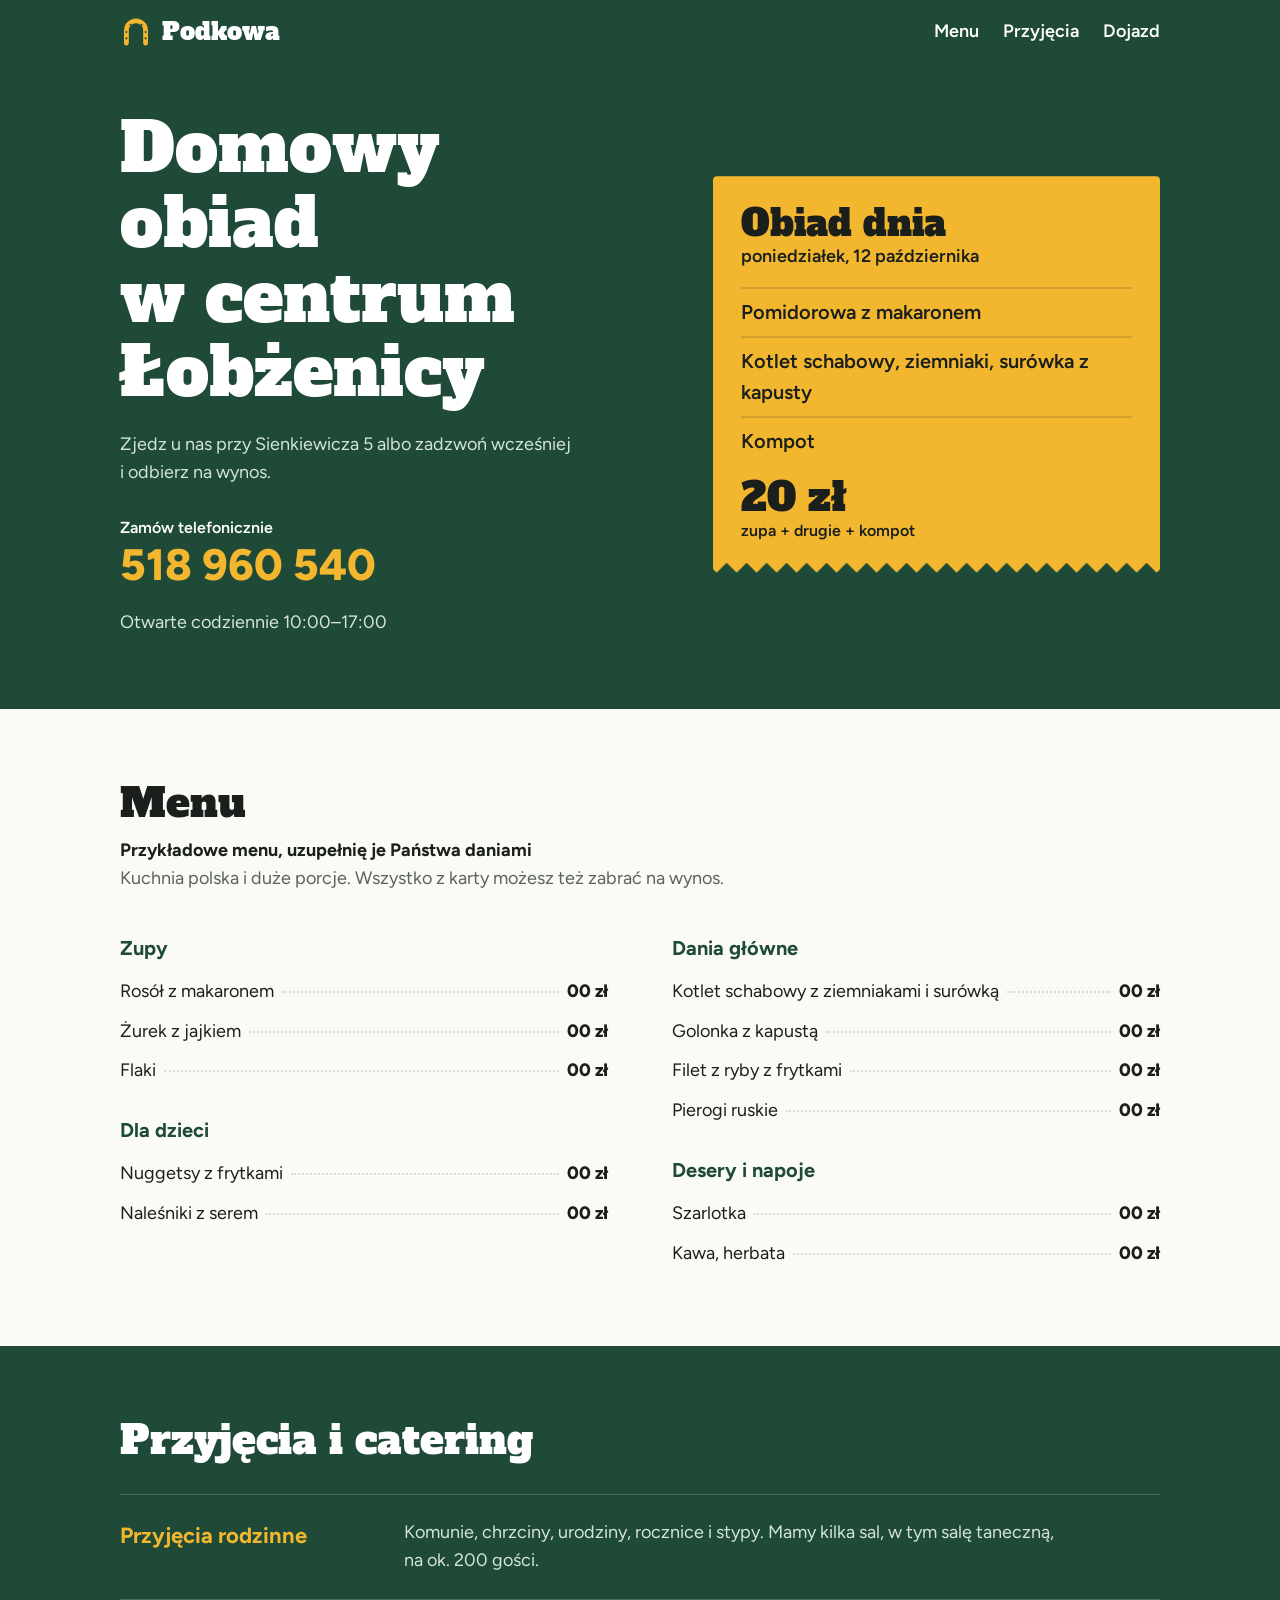
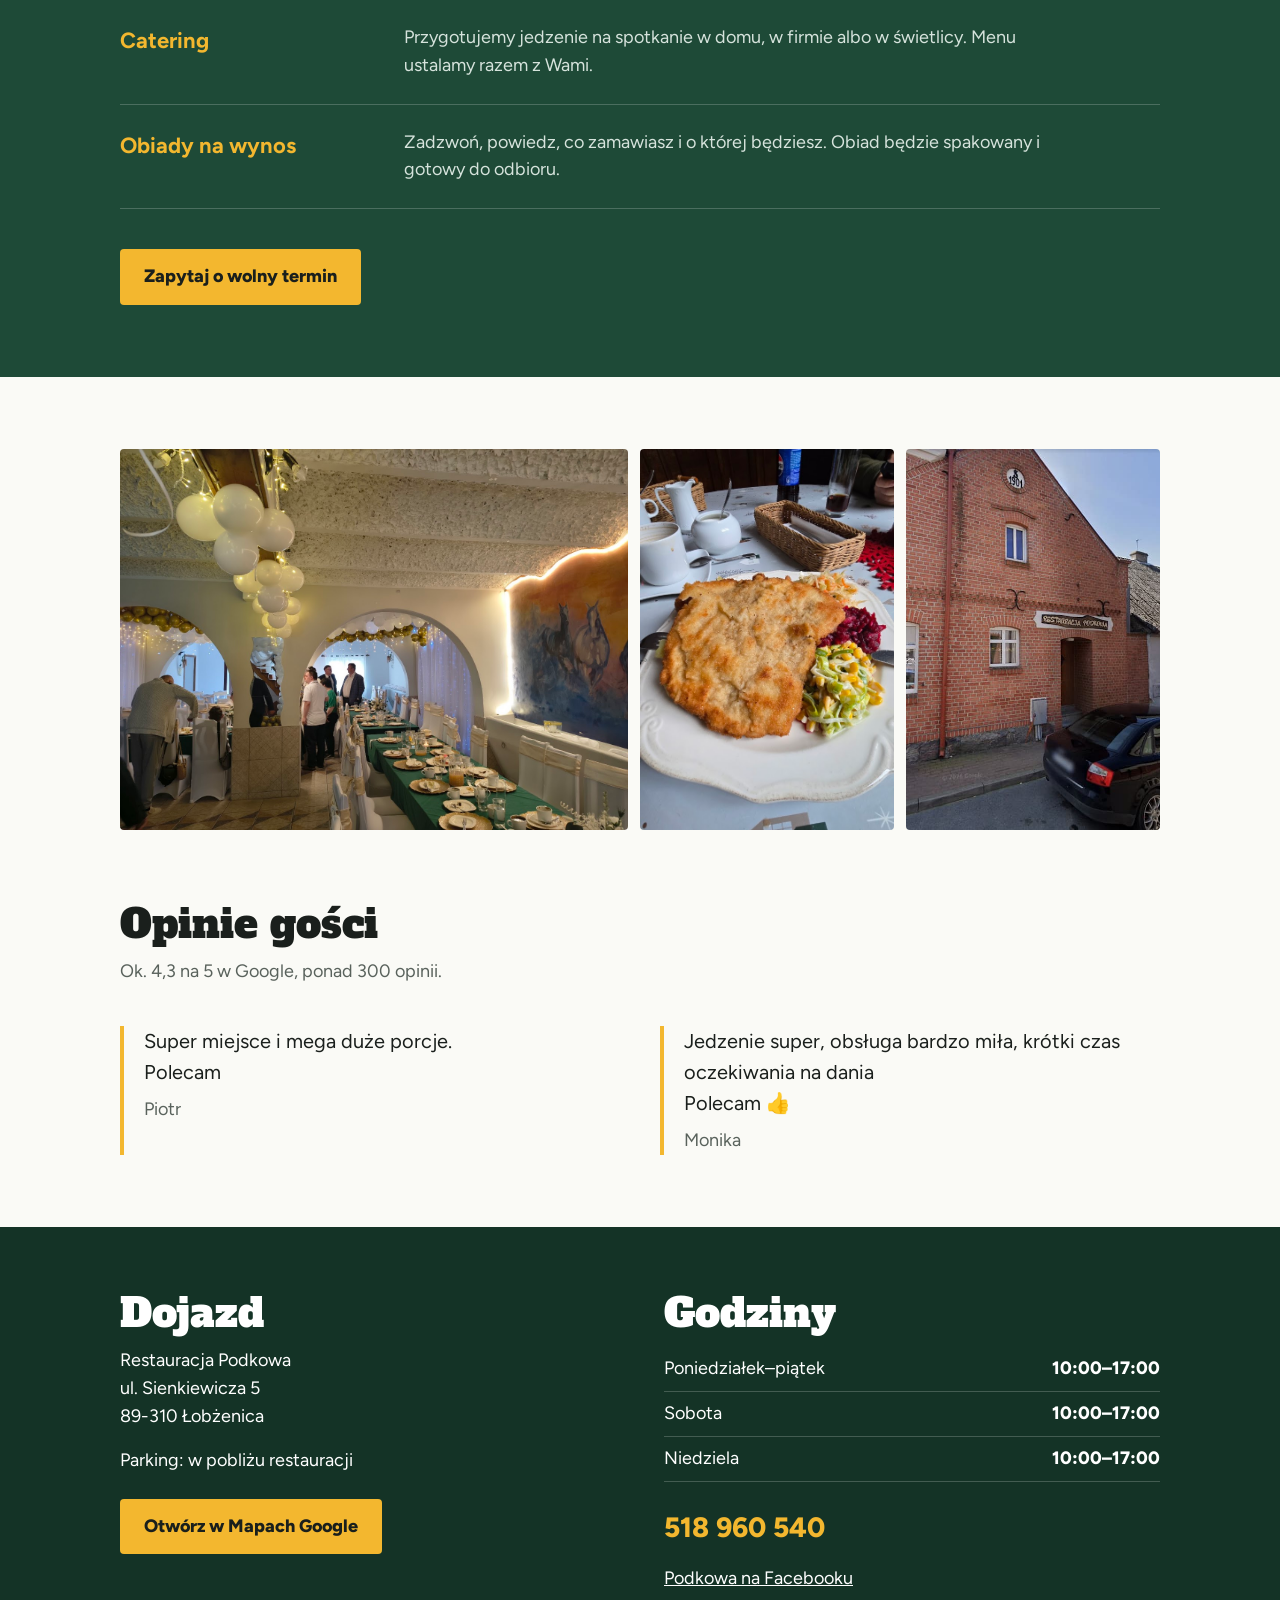
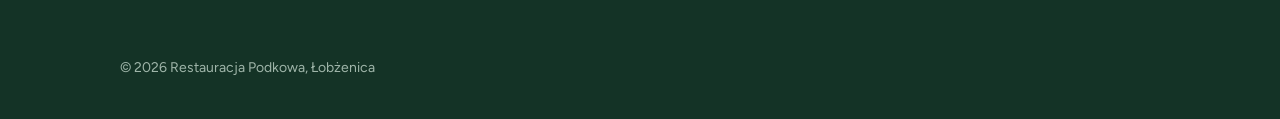
<file: index.html>
<!DOCTYPE html>
<html lang="pl">
<head>
    <meta charset="UTF-8">
    <meta name="viewport" content="width=device-width, initial-scale=1.0">
    <!-- WZÓR: nie publikować z nazwą restauracji bez zgody właścicielki -->
    <meta name="robots" content="noindex">
    <title>Restauracja Podkowa – domowe obiady i przyjęcia | Łobżenica</title>
    <meta name="description" content="Restauracja Podkowa w centrum Łobżenicy: obiad dnia, dania na wynos, catering i przyjęcia rodzinne. Sienkiewicza 5, tel. 67 286 02 01.">
    <link rel="preconnect" href="https://fonts.googleapis.com">
    <link rel="preconnect" href="https://fonts.gstatic.com" crossorigin>
    <link href="https://fonts.googleapis.com/css2?family=Alfa+Slab+One&family=Figtree:wght@400;600;800&display=swap" rel="stylesheet">
    <link rel="stylesheet" href="style.css">
</head>
<body>
    <header class="top">
        <div class="wrap top-inner">
            <a href="#" class="logo">
                <!-- podkowa narysowana w SVG: łuk + 6 otworów na gwoździe -->
                <svg class="logo-mark" viewBox="0 0 40 40" aria-hidden="true">
                    <path d="M8 34 V18 a12 12 0 0 1 24 0 V34" fill="none" stroke="currentColor" stroke-width="6" stroke-linecap="round"/>
                    <circle cx="8" cy="28" r="1.3" fill="var(--green)"/>
                    <circle cx="8" cy="20" r="1.3" fill="var(--green)"/>
                    <circle cx="13" cy="11" r="1.3" fill="var(--green)"/>
                    <circle cx="27" cy="11" r="1.3" fill="var(--green)"/>
                    <circle cx="32" cy="20" r="1.3" fill="var(--green)"/>
                    <circle cx="32" cy="28" r="1.3" fill="var(--green)"/>
                </svg>
                Podkowa
            </a>
            <nav class="nav" aria-label="Główna nawigacja">
                <a href="#menu">Menu</a>
                <a href="#przyjecia">Przyjęcia</a>
                <a href="#kontakt">Dojazd</a>
            </nav>
        </div>
    </header>

    <main>

        <!-- HERO: od razu odpowiada na 3 pytania: co dziś jest, do której otwarte, jak zamówić -->
        <section class="hero">
            <div class="wrap hero-grid">
                <div class="hero-text">
                    <h1>Domowy obiad w&nbsp;centrum Łobżenicy</h1>
                    <p class="hero-lead">Zjedz u nas przy Sienkiewicza 5 albo zadzwoń wcześniej i odbierz na wynos.</p>

                    <!-- Numer tel. wziety z Facebooka -->
                    <a href="tel:+48518960540" class="phone-big">
                        <span class="phone-label">Zamów telefonicznie</span>
                        518 960 540
                    </a>

                    <!-- Godziny wziete z Google -->
                    <p class="hero-hours">Otwarte codziennie 10:00–17:00</p>
                </div>

                <!-- Kartka z obiadem dnia: to jest najważniejszy element strony -->
                <!-- Zestaw i cena przykładowe (jedna opinia z Google wspomina 20 zł) -->
                <article class="slip" id="obiad-dnia">
                    <h2 class="slip-title">Obiad dnia</h2>
                    <p class="slip-date">poniedziałek, 12 października</p>
                    <ol class="slip-list">
                        <li>Pomidorowa z makaronem</li>
                        <li>Kotlet schabowy, ziemniaki, surówka z kapusty</li>
                        <li>Kompot</li>
                    </ol>
                    <p class="slip-price">20 zł <small>zupa + drugie + kompot</small></p>
                </article>
            </div>
        </section>

        <section id="menu" class="block">
            <div class="wrap">
                <h2 class="block-title">Menu</h2>
                <p><strong>Przykładowe menu, uzupełnię je Państwa daniami</strong></p>
                <p class="block-lead">Kuchnia polska i duże porcje. Wszystko z karty możesz też zabrać na wynos.</p>

                <!-- Całe menu i ceny są przykładowe -->
                <div class="menu">
                    <div class="menu-col">
                        <h3>Zupy</h3>
                        <dl class="menu-list">
                            <div><dt>Rosół z makaronem</dt><dd>00 zł</dd></div>
                            <div><dt>Żurek z jajkiem</dt><dd>00 zł</dd></div>
                            <div><dt>Flaki</dt><dd>00 zł</dd></div>
                        </dl>
                        <h3>Dla dzieci</h3>
                        <dl class="menu-list">
                            <div><dt>Nuggetsy z frytkami</dt><dd>00 zł</dd></div>
                            <div><dt>Naleśniki z serem</dt><dd>00 zł</dd></div>
                        </dl>
                    </div>
                    <div class="menu-col">
                        <h3>Dania główne</h3>
                        <dl class="menu-list">
                            <div><dt>Kotlet schabowy z ziemniakami i surówką</dt><dd>00 zł</dd></div>
                            <div><dt>Golonka z kapustą</dt><dd>00 zł</dd></div>
                            <div><dt>Filet z ryby z frytkami</dt><dd>00 zł</dd></div>
                            <div><dt>Pierogi ruskie</dt><dd>00 zł</dd></div>
                        </dl>
                        <h3>Desery i napoje</h3>
                        <dl class="menu-list">
                            <div><dt>Szarlotka</dt><dd>00 zł</dd></div>
                            <div><dt>Kawa, herbata</dt><dd>00 zł</dd></div>
                        </dl>
                    </div>
                </div>
            </div>
        </section>

        <section id="przyjecia" class="block block-green">
            <div class="wrap">
                <h2 class="block-title">Przyjęcia i catering</h2>

                <div class="offer">
                    <!-- DO POTWIERDZENIA: liczba sal i miejsc (strona gminy: 3 sale + sala taneczna, ok. 200 miejsc) -->
                    <div class="offer-row">
                        <h3>Przyjęcia rodzinne</h3>
                        <p>Komunie, chrzciny, urodziny, rocznice i stypy. Mamy kilka sal, w tym salę taneczną, <span>na ok. 200 gości</span>.</p>
                    </div>
                    <div class="offer-row">
                        <h3>Catering</h3>
                        <p>Przygotujemy jedzenie na spotkanie w domu, w firmie albo w świetlicy. Menu ustalamy razem z Wami.</p>
                    </div>
                    <div class="offer-row">
                        <h3>Obiady na wynos</h3>
                        <p>Zadzwoń, powiedz, co zamawiasz i o której będziesz. Obiad będzie spakowany i gotowy do odbioru.</p>
                    </div>
                </div>

                <a href="tel:+48518960540" class="btn">Zapytaj o wolny termin</a>
            </div>
        </section>

        <!-- ZDJĘCIA: tylko od właścicielki albo z ich Facebooka za zgodą -->
        <section class="photos wrap" aria-label="Zdjęcia">
            <img src="zdjecia/zdj_sali.jpg" class="photo photo-wide" alt="Zdjęcie sali" width="1360" height="1020">
            <img src="zdjecia/zdj_dania.jpg" class="photo" alt="Zdjęcie dania" width="574" height="1020">
            <img src="zdjecia/zdj_ulica.jpg" class="photo" alt="Zdjęcie wejścia od strony ulicy" width="1328" height="1234">
        </section>

        <section id="opinie" class="block">
            <div class="wrap">
                <h2 class="block-title">Opinie gości</h2>
                <!-- Ocena: ok. 4,3 przy 309 opiniach. Sprawdzone w Mapach Google. -->
                <p class="block-lead">Ok. 4,3 na 5 w Google, ponad 300 opinii.</p>

                <div class="reviews">
                    <blockquote class="review">
                        <p>Super miejsce i mega duże porcje.<br>Polecam</p>
                        <cite>Piotr</cite>
                    </blockquote>
                    <blockquote class="review">
                        <p>Jedzenie super, obsługa bardzo miła,  krótki czas oczekiwania na dania<br>
                        Polecam 👍</p>
                        <cite>Monika</cite>
                    </blockquote>
                </div>
            </div>
        </section>

    </main>

    <footer id="kontakt" class="footer">
        <div class="wrap footer-grid">
            <div>
                <h2 class="block-title">Dojazd</h2>
                <address>
                    Restauracja Podkowa<br>
                    ul. Sienkiewicza 5<br>
                    89-310 Łobżenica
                </address>
                <p>Parking: w pobliżu restauracji</p>
                <a href="https://www.google.com/maps/search/?api=1&query=Restauracja+Podkowa+Sienkiewicza+5+%C5%81ob%C5%BCenica" class="btn" target="_blank" rel="noopener">Otwórz w Mapach Google</a>
            </div>
            <div>
                <h2 class="block-title">Godziny</h2>
                <!-- DO POTWIERDZENIA: godziny i do której wydawane są obiady -->
                <table class="hours">
                    <tr><th scope="row">Poniedziałek–piątek</th><td>10:00–17:00</td></tr>
                    <tr><th scope="row">Sobota</th><td>10:00–17:00</td></tr>
                    <tr><th scope="row">Niedziela</th><td>10:00–17:00</td></tr>
                </table>
                <p><a href="tel:+48518960540" class="footer-phone">518 960 540</a></p>
                <p><a href="https://www.facebook.com/Podkowa.lobzenica/" target="_blank" rel="noopener">Podkowa na Facebooku</a></p>
            </div>
        </div>
        <p class="wrap footer-copy">© 2026 Restauracja Podkowa, Łobżenica</p>
    </footer>

    <!-- Na telefonie: przycisk "Zadzwoń" zawsze na dole ekranu -->
    <a href="tel:+48518960540" class="call-bar">Zadzwoń: 518 960 540</a>

</body>
</html>
</file>
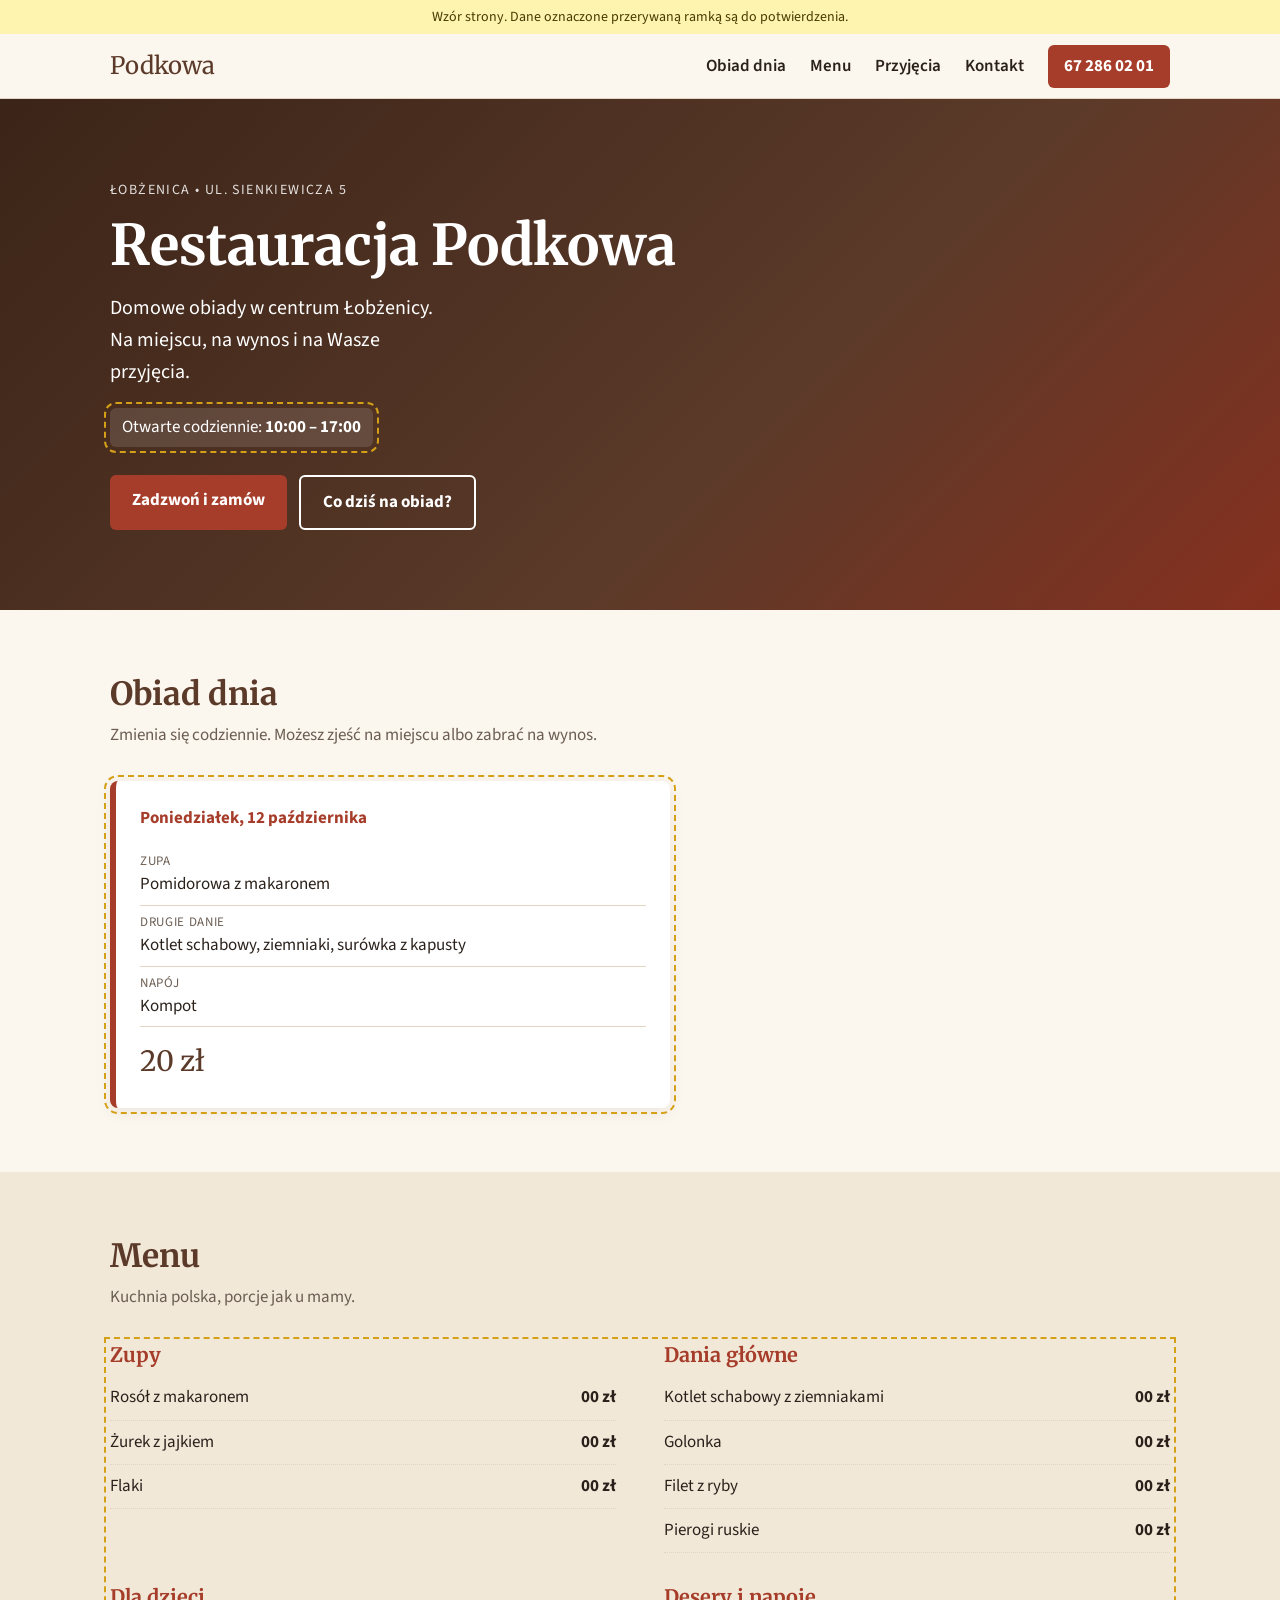
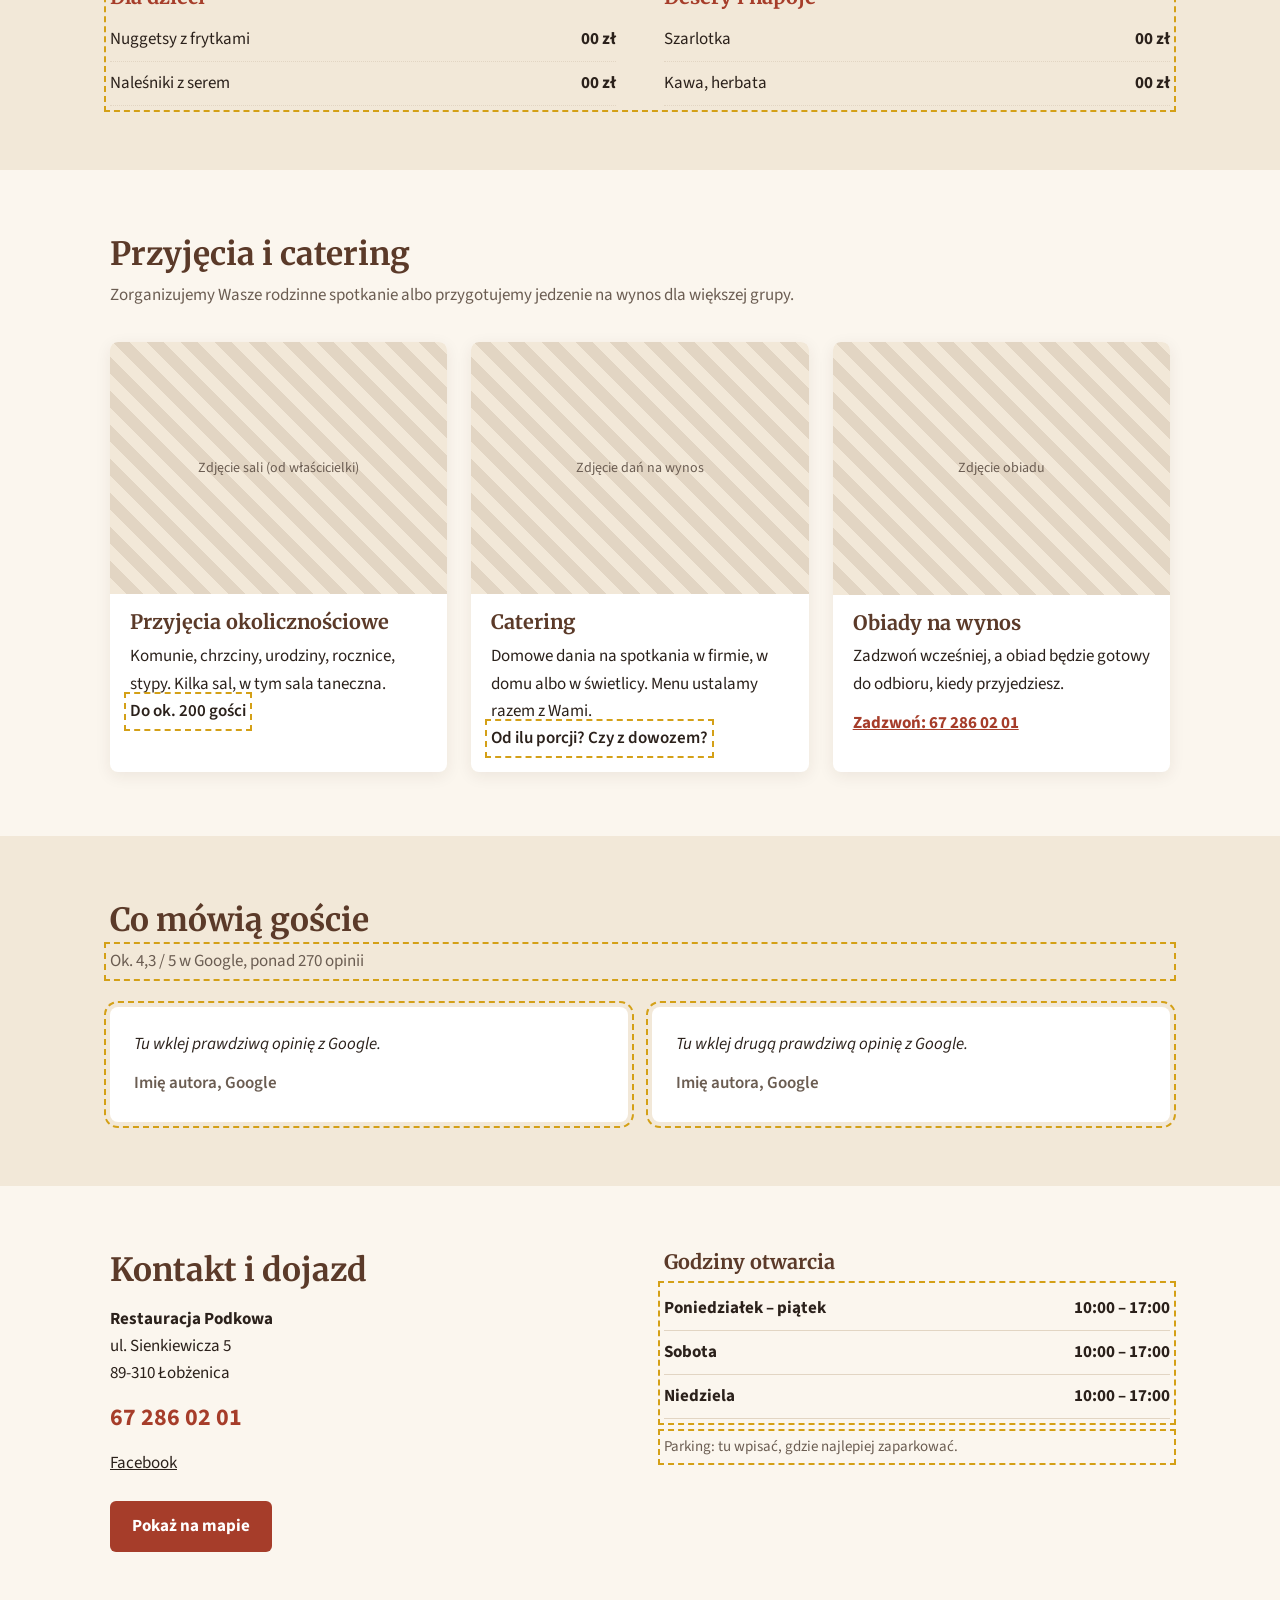
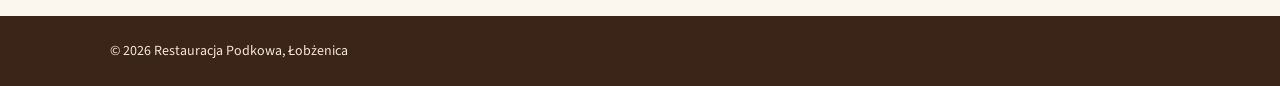
<file: _wersja-1/index.html>
<!DOCTYPE html>
<html lang="pl">
<head>
    <meta charset="UTF-8">
    <meta name="viewport" content="width=device-width, initial-scale=1.0">
    <!-- WZÓR: nie publikować z nazwą restauracji bez zgody właścicielki -->
    <meta name="robots" content="noindex">
    <title>Restauracja Podkowa – obiady domowe i przyjęcia | Łobżenica</title>
    <meta name="description" content="Restauracja Podkowa w centrum Łobżenicy: domowe obiady, zestaw dnia, dania na wynos, catering i przyjęcia okolicznościowe. Sienkiewicza 5, tel. 67 286 02 01.">
    <link rel="preconnect" href="https://fonts.googleapis.com">
    <link rel="preconnect" href="https://fonts.gstatic.com" crossorigin>
    <link href="https://fonts.googleapis.com/css2?family=Merriweather:wght@700&family=Source+Sans+3:wght@400;600;700&display=swap" rel="stylesheet">
    <link rel="stylesheet" href="style.css">
</head>
<body>

    <p class="demo-bar">Wzór strony. Dane oznaczone przerywaną ramką są do potwierdzenia.</p>

    <nav class="navbar">
        <div class="container nav-inner">
            <a href="#" class="logo">Podkowa</a>
            <input type="checkbox" id="nav-toggle" class="nav-toggle">
            <label for="nav-toggle" class="nav-toggle-label" aria-label="Rozwiń menu">
                <span></span>
                <span></span>
                <span></span>
            </label>
            <div class="nav-links">
                <a href="#obiad-dnia">Obiad dnia</a>
                <a href="#menu">Menu</a>
                <a href="#przyjecia">Przyjęcia</a>
                <a href="#kontakt">Kontakt</a>
            </div>
            <!-- DO POTWIERDZENIA: numer telefonu (w katalogach są 3 różne) -->
            <a href="tel:+48672860201" class="btn btn-call">67 286 02 01</a>
        </div>
    </nav>

    <header class="hero">
        <div class="container hero-inner">
            <p class="hero-place">Łobżenica • ul. Sienkiewicza 5</p>
            <h1>Restauracja Podkowa</h1>
            <p class="hero-tagline">Domowe obiady w centrum Łobżenicy. Na miejscu, na wynos i na Wasze przyjęcia.</p>

            <!-- DO POTWIERDZENIA: godziny (katalogi podają 10–17, 10–18 albo 10–22) -->
            <p class="hero-hours do-potwierdzenia">Otwarte codziennie: <strong>10:00 – 17:00</strong></p>

            <div class="hero-buttons">
                <a href="tel:+48672860201" class="btn btn-primary">Zadzwoń i zamów</a>
                <a href="#obiad-dnia" class="btn btn-ghost">Co dziś na obiad?</a>
            </div>
        </div>
    </header>

    <main>

        <!-- OBIAD DNIA: najczęściej odwiedzana część strony restauracji -->
        <section id="obiad-dnia" class="section">
            <div class="container">
                <h2 class="section-title">Obiad dnia</h2>
                <p class="section-lead">Zmienia się codziennie. Możesz zjeść na miejscu albo zabrać na wynos.</p>

                <!-- DO POTWIERDZENIA: przykładowy zestaw i cena (jedna opinia z Google wspomina 20 zł) -->
                <article class="daily-card do-potwierdzenia">
                    <p class="daily-date">Poniedziałek, 12 października</p>
                    <ul class="daily-list">
                        <li><span>Zupa</span> Pomidorowa z makaronem</li>
                        <li><span>Drugie danie</span> Kotlet schabowy, ziemniaki, surówka z kapusty</li>
                        <li><span>Napój</span> Kompot</li>
                    </ul>
                    <p class="daily-price">20 zł</p>
                </article>
            </div>
        </section>

        <section id="menu" class="section section-alt">
            <div class="container">
                <h2 class="section-title">Menu</h2>
                <p class="section-lead">Kuchnia polska, porcje jak u mamy.</p>

                <!-- DO POTWIERDZENIA: całe menu jest przykładowe, wpisać prawdziwe dania i ceny od właścicielki -->
                <div class="menu-grid do-potwierdzenia">
                    <div class="menu-group">
                        <h3>Zupy</h3>
                        <ul class="menu-list">
                            <li><span>Rosół z makaronem</span><span class="price">00 zł</span></li>
                            <li><span>Żurek z jajkiem</span><span class="price">00 zł</span></li>
                            <li><span>Flaki</span><span class="price">00 zł</span></li>
                        </ul>
                    </div>
                    <div class="menu-group">
                        <h3>Dania główne</h3>
                        <ul class="menu-list">
                            <li><span>Kotlet schabowy z ziemniakami</span><span class="price">00 zł</span></li>
                            <li><span>Golonka</span><span class="price">00 zł</span></li>
                            <li><span>Filet z ryby</span><span class="price">00 zł</span></li>
                            <li><span>Pierogi ruskie</span><span class="price">00 zł</span></li>
                        </ul>
                    </div>
                    <div class="menu-group">
                        <h3>Dla dzieci</h3>
                        <ul class="menu-list">
                            <li><span>Nuggetsy z frytkami</span><span class="price">00 zł</span></li>
                            <li><span>Naleśniki z serem</span><span class="price">00 zł</span></li>
                        </ul>
                    </div>
                    <div class="menu-group">
                        <h3>Desery i napoje</h3>
                        <ul class="menu-list">
                            <li><span>Szarlotka</span><span class="price">00 zł</span></li>
                            <li><span>Kawa, herbata</span><span class="price">00 zł</span></li>
                        </ul>
                    </div>
                </div>
            </div>
        </section>

        <section id="przyjecia" class="section">
            <div class="container">
                <h2 class="section-title">Przyjęcia i catering</h2>
                <p class="section-lead">Zorganizujemy Wasze rodzinne spotkanie albo przygotujemy jedzenie na wynos dla większej grupy.</p>

                <div class="cards">
                    <!-- DO POTWIERDZENIA: liczba sal i miejsc (strona gminy: 3 sale + sala taneczna, ok. 200 miejsc, stara informacja) -->
                    <article class="card">
                        <div class="photo-placeholder">Zdjęcie sali (od właścicielki)</div>
                        <h3>Przyjęcia okolicznościowe</h3>
                        <p>Komunie, chrzciny, urodziny, rocznice, stypy. Kilka sal, w tym sala taneczna.</p>
                        <p class="card-note do-potwierdzenia">Do ok. 200 gości</p>
                    </article>
                    <article class="card">
                        <div class="photo-placeholder">Zdjęcie dań na wynos</div>
                        <h3>Catering</h3>
                        <p>Domowe dania na spotkania w firmie, w domu albo w świetlicy. Menu ustalamy razem z Wami.</p>
                        <p class="card-note do-potwierdzenia">Od ilu porcji? Czy z dowozem?</p>
                    </article>
                    <article class="card">
                        <div class="photo-placeholder">Zdjęcie obiadu</div>
                        <h3>Obiady na wynos</h3>
                        <p>Zadzwoń wcześniej, a obiad będzie gotowy do odbioru, kiedy przyjedziesz.</p>
                        <a href="tel:+48672860201" class="card-link">Zadzwoń: 67 286 02 01</a>
                    </article>
                </div>
            </div>
        </section>

        <section id="opinie" class="section section-alt">
            <div class="container">
                <h2 class="section-title">Co mówią goście</h2>
                <!-- DO POTWIERDZENIA: ocena z Google (katalogi podają ok. 4,3 przy ok. 280 opiniach). Sprawdzić w Mapach. -->
                <p class="section-lead do-potwierdzenia">Ok. 4,3 / 5 w Google, ponad 270 opinii</p>

                <!-- Wkleić 2-3 PRAWDZIWE opinie z Google z imieniem autora. Nie wymyślać. -->
                <div class="reviews">
                    <blockquote class="review do-potwierdzenia">
                        <p>Tu wklej prawdziwą opinię z Google.</p>
                        <cite>Imię autora, Google</cite>
                    </blockquote>
                    <blockquote class="review do-potwierdzenia">
                        <p>Tu wklej drugą prawdziwą opinię z Google.</p>
                        <cite>Imię autora, Google</cite>
                    </blockquote>
                </div>
            </div>
        </section>

        <section id="kontakt" class="section">
            <div class="container contact-grid">
                <div>
                    <h2 class="section-title">Kontakt i dojazd</h2>
                    <address class="contact-list">
                        <p><strong>Restauracja Podkowa</strong><br>ul. Sienkiewicza 5<br>89-310 Łobżenica</p>
                        <p><a href="tel:+48672860201" class="contact-phone">67 286 02 01</a></p>
                        <p><a href="https://www.facebook.com/Podkowa.lobzenica/" target="_blank" rel="noopener">Facebook</a></p>
                    </address>
                    <a href="https://www.google.com/maps/search/?api=1&query=Restauracja+Podkowa+Sienkiewicza+5+%C5%81ob%C5%BCenica" class="btn btn-primary" target="_blank" rel="noopener">Pokaż na mapie</a>
                </div>

                <div>
                    <h3>Godziny otwarcia</h3>
                    <!-- DO POTWIERDZENIA: godziny i do której wydawane są obiady -->
                    <table class="hours do-potwierdzenia">
                        <tr><th scope="row">Poniedziałek – piątek</th><td>10:00 – 17:00</td></tr>
                        <tr><th scope="row">Sobota</th><td>10:00 – 17:00</td></tr>
                        <tr><th scope="row">Niedziela</th><td>10:00 – 17:00</td></tr>
                    </table>
                    <p class="small do-potwierdzenia">Parking: tu wpisać, gdzie najlepiej zaparkować.</p>
                </div>
            </div>
        </section>

    </main>

    <footer class="footer">
        <div class="container">
            <p>© 2026 Restauracja Podkowa, Łobżenica</p>
        </div>
    </footer>

</body>
</html>
</file>
<file: style.css>
/* RESET */
*, *::before, *::after {
    margin: 0;
    padding: 0;
    box-sizing: border-box;
}

/* KOLORY: butelkowa zieleń (jak markiza nad lokalem) + żółty jak żółtko */
:root {
    --green: #1e4a37;
    --green-dark: #143326;
    --yolk: #f3b72f;
    --paper: #fafaf6;
    --ink: #1a1f1c;
    --muted: #59625c;
    --line: #d9ddd4;
}

body {
    font-family: 'Figtree', system-ui, sans-serif;
    font-size: 1.125rem;
    line-height: 1.55;
    background: var(--paper);
    color: var(--ink);
}

/* Alfa Slab One tylko do nagłówków: jest ciężka, wygląda jak stary szyld */
h1, h2, .logo {
    font-family: 'Alfa Slab One', Georgia, serif;
    font-weight: 400;
    line-height: 1.1;
}

a {
    color: inherit;
}

a:focus-visible {
    outline: 3px solid var(--yolk);
    outline-offset: 3px;
}

.wrap {
    max-width: 1080px;
    margin: 0 auto;
    padding: 0 20px;
}

.check {
    text-decoration: underline dashed #d29b00 2px;
    text-underline-offset: 4px;
}

/* dla bloków (kartka, menu, tabela) podkreślenie nie zadziała, więc ramka */
.menu.check, .review.check, .hours.check {
    text-decoration: none;
    outline: 2px dashed #d29b00;
    outline-offset: 6px;
}

/* GÓRA STRONY */
.top {
    background: var(--green);
    color: #fff;
}

.top-inner {
    display: flex;
    align-items: center;
    justify-content: space-between;
    gap: 16px;
    min-height: 64px;
}

.logo {
    display: flex;
    align-items: center;
    gap: 10px;
    font-size: 1.5rem;
    text-decoration: none;
}

.logo-mark {
    width: 32px;
    height: 32px;
    color: var(--yolk);
}

.nav {
    display: flex;
    gap: 24px;
}

.nav a {
    font-weight: 600;
    text-decoration: none;
}

.nav a:hover {
    color: var(--yolk);
}

/* HERO */
.hero {
    background: var(--green);
    color: #fff;
    padding: 48px 0 72px;
}

.hero-grid {
    display: grid;
    grid-template-columns: 1.2fr 1fr;
    gap: 56px;
    align-items: center;
}

.hero h1 {
    font-size: clamp(2.5rem, 6vw, 4.25rem);
    max-width: 12ch;
}

.hero-lead {
    margin: 20px 0 32px;
    max-width: 38ch;
    color: #d6e3dc;
}

.phone-big {
    display: inline-block;
    font-size: clamp(2rem, 5vw, 2.75rem);
    font-weight: 800;
    color: var(--yolk);
    text-decoration: none;
    line-height: 1.1;
}

.phone-big:hover {
    text-decoration: underline;
}

.phone-label {
    display: block;
    font-size: 1rem;
    font-weight: 600;
    color: #fff;
    margin-bottom: 4px;
}

.hero-hours {
    margin-top: 20px;
    color: #d6e3dc;
}

/* KARTKA "OBIAD DNIA": jedyny mocny akcent na stronie */
.slip {
    background: var(--yolk);
    color: var(--ink);
    padding: 28px 28px 24px;
    border-radius: 4px;
    /* ząbkowany dolny brzeg, jak oderwana kartka z bloczka */
    --zab: 10px;
    mask: conic-gradient(from -45deg at bottom, #0000, #000 1deg 89deg, #0000 90deg) 50% / calc(2 * var(--zab)) 100%;
    padding-bottom: calc(24px + var(--zab));
}

.slip-title {
    font-size: 2.25rem;
}

.slip-date {
    font-weight: 600;
    margin-bottom: 16px;
}

.slip-list {
    list-style: none;
    font-size: 1.25rem;
    font-weight: 600;
}

.slip-list li {
    padding: 8px 0;
    border-top: 2px solid rgba(26, 31, 28, 0.15);
}

.slip-price {
    font-family: 'Alfa Slab One', Georgia, serif;
    font-size: 2.5rem;
    margin-top: 12px;
    line-height: 1;
}

.slip-price small {
    display: block;
    font-family: 'Figtree', sans-serif;
    font-size: 1rem;
    font-weight: 600;
    margin-top: 6px;
}

/* SEKCJE */
.block {
    padding: 72px 0;
}

.block-title {
    font-size: clamp(1.75rem, 4vw, 2.5rem);
    margin-bottom: 12px;
}

.block-lead {
    color: var(--muted);
    max-width: 52ch;
    margin-bottom: 40px;
}

/* MENU: kropki między nazwą a ceną, jak w drukowanej karcie */
.menu {
    display: grid;
    grid-template-columns: 1fr 1fr;
    gap: 0 64px;
}

.menu h3 {
    font-size: 1.25rem;
    color: var(--green);
    margin: 24px 0 8px;
}

.menu-col > h3:first-child {
    margin-top: 0;
}

.menu-list > div {
    display: flex;
    align-items: baseline;
    gap: 8px;
    padding: 6px 0;
}

/* kropki to pusty element z dolną kropkowaną linią, który wypełnia wolne miejsce */
.menu-list > div::after {
    content: "";
    order: 1;
    flex: 1;
    border-bottom: 2px dotted var(--line);
    transform: translateY(-4px);
}

.menu-list dd {
    order: 2;
    font-weight: 800;
    white-space: nowrap;
}

/* PRZYJĘCIA */
.block-green {
    background: var(--green);
    color: #fff;
}

.offer {
    margin: 32px 0 40px;
}

.offer-row {
    display: grid;
    grid-template-columns: 260px 1fr;
    gap: 24px;
    padding: 24px 0;
    border-top: 1px solid rgba(255, 255, 255, 0.2);
}

.offer-row:last-child {
    border-bottom: 1px solid rgba(255, 255, 255, 0.2);
}

.offer-row h3 {
    font-size: 1.375rem;
    color: var(--yolk);
}

.offer-row p {
    color: #d6e3dc;
    max-width: 56ch;
}

.btn {
    display: inline-block;
    background: var(--yolk);
    color: var(--ink);
    font-weight: 800;
    text-decoration: none;
    padding: 14px 24px;
    border-radius: 4px;
}

.btn:hover {
    background: #ffc94d;
}

/* ZDJĘCIA (na razie puste miejsca) */
.photos {
    display: grid;
    grid-template-columns: 2fr 1fr 1fr;
    gap: 12px;
    margin-top: 72px;
}

.photo {
    aspect-ratio: 1;
    border-radius: 4px;
    width: 100%;
    height: 100%;
    object-fit: cover;
}

.photo-wide {
    aspect-ratio: auto;
}

/* OPINIE */
.reviews {
    display: grid;
    grid-template-columns: 1fr 1fr;
    gap: 40px;
}

.review {
    border-left: 4px solid var(--yolk);
    padding-left: 20px;
}

.review p {
    font-size: 1.25rem;
    margin-bottom: 8px;
}

.review cite {
    font-style: normal;
    color: var(--muted);
}

/* STOPKA = KONTAKT */
.footer {
    background: var(--green-dark);
    color: #fff;
    padding: 64px 0 24px;
}

.footer-grid {
    display: grid;
    grid-template-columns: 1fr 1fr;
    gap: 48px;
}

.footer address {
    font-style: normal;
    margin: 8px 0 16px;
}

.footer p {
    margin-bottom: 16px;
}

.footer .btn {
    margin-top: 8px;
}

.hours {
    width: 100%;
    border-collapse: collapse;
    margin: 8px 0 24px;
}

.hours th, .hours td {
    padding: 8px 0;
    border-bottom: 1px solid rgba(255, 255, 255, 0.2);
    text-align: left;
    font-weight: 400;
}

.hours td {
    text-align: right;
    font-weight: 800;
}

.footer-phone {
    font-size: 1.75rem;
    font-weight: 800;
    color: var(--yolk);
    text-decoration: none;
}

.footer-copy {
    margin-top: 48px;
    font-size: 0.875rem;
    color: #9fb5a9;
}

/* pasek "Zadzwoń" widać tylko na telefonie */
.call-bar {
    display: none;
}

/* TELEFON */
@media (max-width: 760px) {
    body {
        font-size: 1.0625rem;
        /* miejsce na pasek "Zadzwoń" na dole */
        padding-bottom: 64px;
    }

    .nav {
        gap: 16px;
        font-size: 0.9375rem;
    }

    .logo {
        font-size: 1.25rem;
    }

    .hero {
        padding: 32px 0 56px;
    }

    .hero-grid, .menu, .reviews, .footer-grid {
        grid-template-columns: 1fr;
    }

    .hero-grid {
        gap: 40px;
    }

    .offer-row {
        grid-template-columns: 1fr;
        gap: 8px;
    }

    .photos {
        grid-template-columns: 1fr 1fr;
    }

    .photo-wide {
        grid-column: 1 / -1;
        aspect-ratio: 16 / 9;
    }

    .block {
        padding: 56px 0;
    }

    .call-bar {
        display: block;
        position: fixed;
        left: 0;
        right: 0;
        bottom: 0;
        background: var(--yolk);
        color: var(--ink);
        text-align: center;
        font-weight: 800;
        font-size: 1.125rem;
        text-decoration: none;
        padding: 16px;
        box-shadow: 0 -2px 12px rgba(0, 0, 0, 0.15);
    }
}

@media (max-width: 340px) {
    .nav a:first-child {
        display: none;
    }
}
</file>
<file: _wersja-1/style.css>
/* RESET & BAZA */
*, *::before, *::after {
    margin: 0;
    padding: 0;
    box-sizing: border-box;
}

:root {
    --brown: #5b3a29;
    --brown-dark: #3b2418;
    --red: #a63d2a;
    --red-dark: #86301f;
    --cream: #fbf6ee;
    --cream-dark: #f2e8d8;
    --text: #2b211b;
    --text-muted: #6b5d52;
    --border: #e2d5c3;
}

html {
    scroll-behavior: smooth;
}

body {
    font-family: 'Source Sans 3', sans-serif;
    font-size: 1.0625rem;
    background-color: var(--cream);
    color: var(--text);
    line-height: 1.6;
}

h1, h2, h3, .logo {
    font-family: 'Merriweather', Georgia, serif;
    line-height: 1.25;
}

a {
    color: inherit;
}

.container {
    max-width: 1100px;
    margin: 0 auto;
    padding: 0 20px;
}

/* PASEK "WZÓR" i ramki do potwierdzenia: usunąć przed oddaniem strony */
.demo-bar {
    background: #fff3b0;
    color: #4a3b00;
    text-align: center;
    font-size: 0.875rem;
    padding: 6px 12px;
}

.do-potwierdzenia {
    outline: 2px dashed #d4a017;
    outline-offset: 4px;
}

/* PRZYCISKI */
.btn {
    display: inline-block;
    padding: 12px 22px;
    border-radius: 6px;
    font-weight: 700;
    text-decoration: none;
    transition: background-color 0.2s;
}

.btn-primary {
    background: var(--red);
    color: #fff;
}

.btn-primary:hover {
    background: var(--red-dark);
}

.btn-ghost {
    border: 2px solid #fff;
    color: #fff;
}

.btn-ghost:hover {
    background: rgba(255, 255, 255, 0.15);
}

a:focus-visible, .nav-toggle:focus-visible + .nav-toggle-label {
    outline: 3px solid #d4a017;
    outline-offset: 2px;
}

/* NAWIGACJA */
.navbar {
    position: sticky;
    top: 0;
    z-index: 10;
    background: var(--cream);
    border-bottom: 1px solid var(--border);
}

.nav-inner {
    display: flex;
    align-items: center;
    gap: 24px;
    height: 64px;
}

.logo {
    font-size: 1.5rem;
    color: var(--brown);
    text-decoration: none;
    margin-right: auto;
}

.nav-links {
    display: flex;
    gap: 24px;
}

.nav-links a {
    text-decoration: none;
    font-weight: 600;
}

.nav-links a:hover {
    color: var(--red);
}

.btn-call {
    background: var(--red);
    color: #fff;
    padding: 8px 16px;
}

.btn-call:hover {
    background: var(--red-dark);
}

/* checkbox jest niewidoczny, ale dalej działa z klawiatury */
.nav-toggle {
    position: absolute;
    opacity: 0;
    width: 1px;
    height: 1px;
}

.nav-toggle-label {
    display: none;
    cursor: pointer;
    padding: 8px;
}

.nav-toggle-label span {
    display: block;
    width: 24px;
    height: 3px;
    margin: 4px 0;
    background: var(--brown);
    border-radius: 2px;
}

/* HERO */
.hero {
    /* tu później prawdziwe zdjęcie: background-image + ten sam gradient na wierzchu */
    background: linear-gradient(135deg, var(--brown-dark), var(--brown) 60%, var(--red-dark));
    color: #fff;
    padding: 80px 0;
}

.hero-place {
    text-transform: uppercase;
    letter-spacing: 0.1em;
    font-size: 0.875rem;
    opacity: 0.85;
}

.hero h1 {
    font-size: clamp(2.25rem, 6vw, 3.5rem);
    margin: 8px 0 12px;
}

.hero-tagline {
    font-size: 1.25rem;
    max-width: 34ch;
}

.hero-hours {
    display: inline-block;
    margin: 20px 0 28px;
    background: rgba(255, 255, 255, 0.12);
    padding: 6px 12px;
    border-radius: 6px;
}

.hero-buttons {
    display: flex;
    flex-wrap: wrap;
    gap: 12px;
}

/* SEKCJE */
.section {
    padding: 64px 0;
}

.section-alt {
    background: var(--cream-dark);
}

.section-title {
    font-size: 2rem;
    color: var(--brown);
    margin-bottom: 8px;
}

.section-lead {
    color: var(--text-muted);
    margin-bottom: 32px;
}

/* OBIAD DNIA */
.daily-card {
    background: #fff;
    border-left: 6px solid var(--red);
    border-radius: 8px;
    padding: 24px;
    max-width: 560px;
    box-shadow: 0 4px 16px rgba(59, 36, 24, 0.08);
}

.daily-date {
    font-weight: 700;
    color: var(--red);
    margin-bottom: 12px;
}

.daily-list {
    list-style: none;
}

.daily-list li {
    padding: 6px 0;
    border-bottom: 1px solid var(--border);
}

.daily-list span {
    display: block;
    font-size: 0.8125rem;
    text-transform: uppercase;
    letter-spacing: 0.05em;
    color: var(--text-muted);
}

.daily-price {
    font-family: 'Merriweather', Georgia, serif;
    font-size: 1.75rem;
    color: var(--brown);
    margin-top: 12px;
}

/* MENU */
.menu-grid {
    display: grid;
    grid-template-columns: repeat(2, 1fr);
    gap: 32px 48px;
}

.menu-group h3 {
    color: var(--red);
    margin-bottom: 8px;
}

.menu-list {
    list-style: none;
}

.menu-list li {
    display: flex;
    justify-content: space-between;
    gap: 16px;
    padding: 8px 0;
    border-bottom: 1px dotted var(--border);
}

.price {
    font-weight: 700;
    white-space: nowrap;
}

/* PRZYJĘCIA */
.cards {
    display: grid;
    grid-template-columns: repeat(3, 1fr);
    gap: 24px;
}

.card {
    background: #fff;
    border-radius: 8px;
    padding: 0 0 20px;
    overflow: hidden;
    box-shadow: 0 4px 16px rgba(59, 36, 24, 0.08);
}

.card h3, .card p, .card-link {
    margin: 0 20px;
}

.card h3 {
    margin-top: 16px;
    margin-bottom: 8px;
    color: var(--brown);
}

.card-note {
    display: inline-block;
    margin-top: 12px;
    font-weight: 600;
}

.card-link {
    display: inline-block;
    margin-top: 12px;
    font-weight: 700;
    color: var(--red);
}

.photo-placeholder {
    aspect-ratio: 4 / 3;
    display: grid;
    place-items: center;
    background: repeating-linear-gradient(45deg, var(--cream-dark), var(--cream-dark) 12px, var(--border) 12px, var(--border) 24px);
    color: var(--text-muted);
    font-size: 0.875rem;
    text-align: center;
    padding: 12px;
}

/* OPINIE */
.reviews {
    display: grid;
    grid-template-columns: repeat(2, 1fr);
    gap: 24px;
}

.review {
    background: #fff;
    border-radius: 8px;
    padding: 24px;
}

.review p {
    font-style: italic;
    margin-bottom: 12px;
}

.review cite {
    font-style: normal;
    font-weight: 600;
    color: var(--text-muted);
}

/* KONTAKT */
.contact-grid {
    display: grid;
    grid-template-columns: 1fr 1fr;
    gap: 48px;
}

.contact-list {
    font-style: normal;
    margin: 16px 0 24px;
}

.contact-list p {
    margin-bottom: 12px;
}

.contact-phone {
    font-size: 1.5rem;
    font-weight: 700;
    color: var(--red);
    text-decoration: none;
}

.contact-grid h3 {
    color: var(--brown);
    margin-bottom: 12px;
}

.hours {
    width: 100%;
    border-collapse: collapse;
    margin-bottom: 16px;
}

.hours th, .hours td {
    padding: 8px 0;
    border-bottom: 1px solid var(--border);
    text-align: left;
}

.hours td {
    text-align: right;
    font-weight: 700;
}

.small {
    font-size: 0.9375rem;
    color: var(--text-muted);
}

/* STOPKA */
.footer {
    background: var(--brown-dark);
    color: var(--cream-dark);
    padding: 24px 0;
    font-size: 0.875rem;
}

/* TABLET */
@media (max-width: 900px) {
    .cards {
        grid-template-columns: 1fr 1fr;
    }
}

/* TELEFON */
@media (max-width: 700px) {
    .nav-toggle-label {
        display: block;
    }

    .nav-inner {
        gap: 12px;
    }

    .nav-links {
        position: absolute;
        top: 64px;
        left: 0;
        right: 0;
        flex-direction: column;
        gap: 0;
        background: var(--cream);
        border-bottom: 1px solid var(--border);
        display: none;
    }

    .nav-links a {
        padding: 14px 20px;
        border-top: 1px solid var(--border);
    }

    .nav-toggle:checked ~ .nav-links {
        display: flex;
    }

    /* hamburger na sam koniec, za przyciskiem z telefonem */
    .nav-toggle-label {
        order: 2;
    }

    .btn-call {
        font-size: 0.9375rem;
        padding: 8px 12px;
    }

    .logo {
        font-size: 1.25rem;
    }

    .hero {
        padding: 56px 0;
    }

    .menu-grid, .cards, .reviews, .contact-grid {
        grid-template-columns: 1fr;
    }

    .contact-grid {
        gap: 32px;
    }
}
</file>
